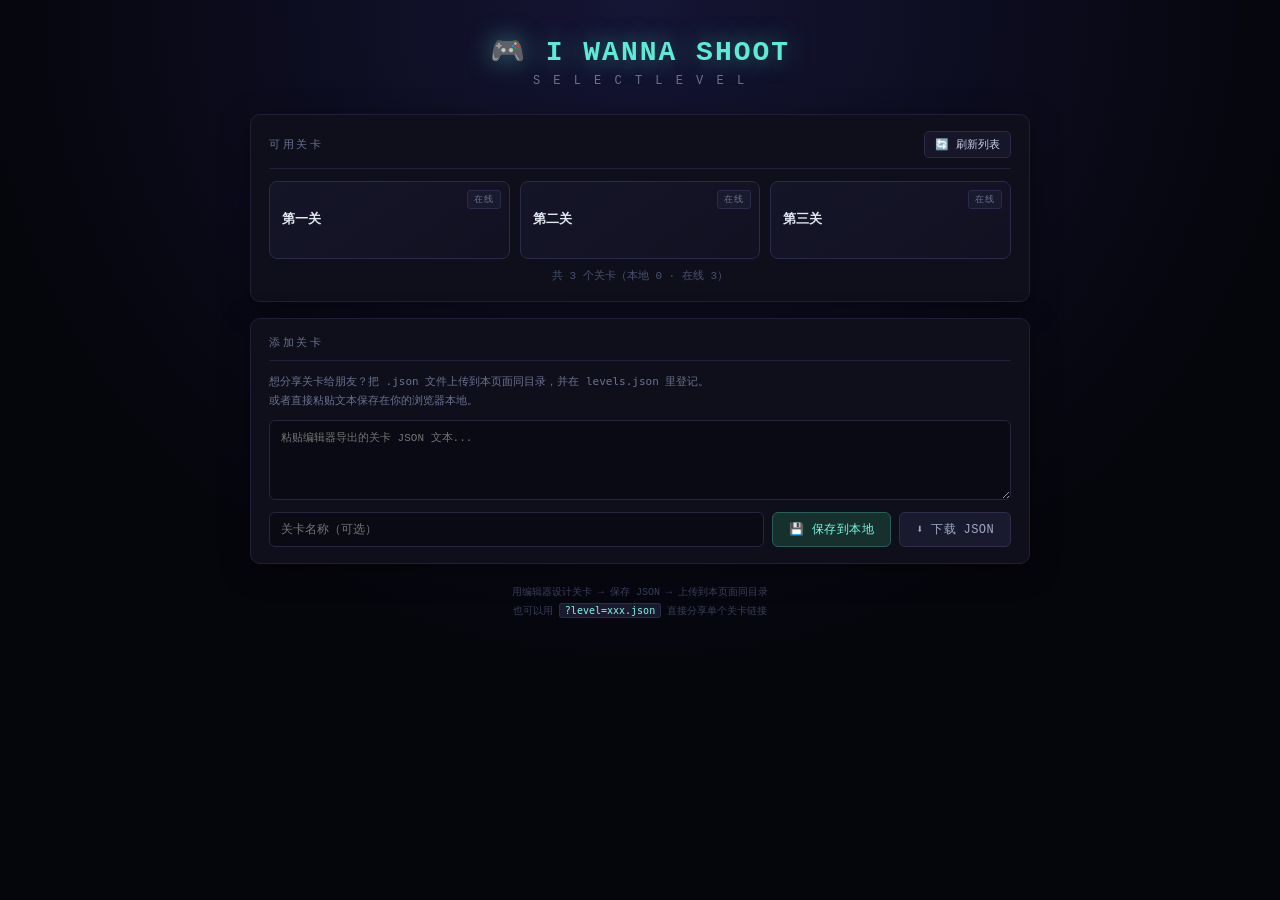
<file: index.html>
<!DOCTYPE html>
<html lang="zh-CN">
<head>
<meta charset="UTF-8">
<meta name="viewport" content="width=device-width, initial-scale=1.0, maximum-scale=1.0, user-scalable=no, viewport-fit=cover">
<meta name="apple-mobile-web-app-capable" content="yes">
<meta name="apple-mobile-web-app-status-bar-style" content="black-translucent">
<meta name="mobile-web-app-capable" content="yes">
<title>I Wanna Shoot · 选关</title>
<link rel="stylesheet" href="css/base.css">
<link rel="stylesheet" href="css/menu.css">
<link rel="stylesheet" href="css/game.css">
</head>
<body>

<div id="menu">
  <div class="menu-inner">
    <header class="menu-head">
      <h1>🎮 I WANNA SHOOT</h1>
      <p class="sub">S E L E C T   L E V E L</p>
    </header>

    <div class="section">
      <div class="sec-head">
        <span class="sec-title">可用关卡</span>
        <button class="btn-sm" id="btn-refresh">🔄 刷新列表</button>
      </div>
      <div id="levels-grid" class="levels-grid"></div>
      <div id="levels-status" class="status"></div>
    </div>

    <div class="section">
      <div class="sec-head">
        <span class="sec-title">添加关卡</span>
      </div>
      <p class="hint-text">
        想分享关卡给朋友？把 <kbd>.json</kbd> 文件上传到本页面同目录，并在 <kbd>levels.json</kbd> 里登记。<br>
        或者直接粘贴文本保存在你的浏览器本地。
      </p>
      <textarea id="paste-box" placeholder="粘贴编辑器导出的关卡 JSON 文本..."></textarea>
      <div class="row">
        <input id="level-name" type="text" placeholder="关卡名称（可选）">
        <button class="btn" id="btn-save-local">💾 保存到本地</button>
        <button class="btn ghost" id="btn-download">⬇ 下载 JSON</button>
      </div>
    </div>

    <footer class="menu-foot">
      用编辑器设计关卡 → 保存 JSON → 上传到本页面同目录<br>
      也可以用 <kbd>?level=xxx.json</kbd> 直接分享单个关卡链接
    </footer>
  </div>
</div>

<div id="wrap">
  <canvas id="game"></canvas>
  <div class="portrait-tip">📱 建议横屏游玩</div>

  <div id="touch-controls">
    <div id="touch-move">
      <div class="touch-btn" id="btn-left">◀</div>
      <div class="touch-btn" id="btn-right">▶</div>
    </div>
    <div class="touch-btn" id="btn-jump">↑</div>
  </div>

  <div id="win-overlay">
    <h2 class="win-title">🏆 YOU WIN!</h2>
    <div class="win-sub">死亡次数: <span id="win-deaths">0</span></div>
    <div class="win-actions">
      <button id="btn-back-menu" class="btn ghost">返回选关</button>
      <button id="btn-next-level" class="btn">下一关 ▶</button>
    </div>
  </div>
</div>
<button id="exit-btn">✕ 退出</button>

<!-- 普通脚本按顺序加载（不用 ES Module，双击打开也能跑） -->
<script src="js/core.js"></script>
<script src="js/weapons.js"></script>
<script src="js/ui/storage.js"></script>
<script src="js/level/normalize.js"></script>
<script src="js/ui/level-list.js"></script>
<script src="js/ui/game-screen.js"></script>
<script src="js/engine/geometry.js"></script>
<script src="js/engine/audio.js"></script>
<script src="js/engine/input.js"></script>
<script src="js/engine/update.js"></script>
<script src="js/engine/draw.js"></script>
<script src="js/engine/engine.js"></script>
<script src="js/main.js"></script>
</body>
</html>
</file>
<file: css/base.css>
/* base.css —— 全局基础样式与通用按钮（选关界面和游戏界面共用） */

  *{margin:0;padding:0;box-sizing:border-box;}
  html,body{height:100%;width:100%;background:#05050c;color:#c8d0e8;
    font-family:'Courier New',Consolas,monospace;font-size:13px;overflow:hidden;
    overscroll-behavior:none;-webkit-tap-highlight-color:transparent;
    touch-action:manipulation;}


  /* ---------- 通用按钮 ---------- */
  .btn{
    background:#16302e;color:#7dfbe1;border:1px solid #2a5f57;
    padding:8px 16px;border-radius:6px;cursor:pointer;font-family:inherit;
    font-size:12px;transition:.13s;letter-spacing:.4px;white-space:nowrap;
  }
  .btn:hover{background:#175c53;border-color:#2a9b88;color:#a7fff0;}
  .btn:active{transform:translateY(1px);}
  .btn.ghost{background:#1a1a2e;color:#a0a8c8;border-color:#2f2f4d;}
  .btn.ghost:hover{background:#252540;color:#fff;}

  ::-webkit-scrollbar{width:8px;height:8px;}
  ::-webkit-scrollbar-track{background:transparent;}
  ::-webkit-scrollbar-thumb{background:#252540;border-radius:4px;}
  ::-webkit-scrollbar-thumb:hover{background:#343460;}
</file>
<file: css/menu.css>
/* menu.css —— 选关界面（关卡列表、添加关卡表单、页脚） */

  /* ============ 选关菜单 ============ */
  #menu{
    position:fixed;inset:0;overflow-y:auto;
    -webkit-overflow-scrolling:touch;
    background:radial-gradient(circle at 50% 0%,#151535,#05050c 60%);
    z-index:100;
  }
  #menu.hidden{display:none;}
  .menu-inner{max-width:820px;margin:0 auto;padding:34px 20px 40px;}

  .menu-head{text-align:center;margin-bottom:26px;}
  .menu-head h1{
    color:#5eead4;font-size:28px;letter-spacing:2px;
    text-shadow:0 0 24px rgba(94,234,212,.5);margin-bottom:6px;
  }
  .menu-head .sub{color:#6a7290;font-size:12px;letter-spacing:3px;}

  .section{
    background:#0f0f1c;border:1px solid #1f1f38;border-radius:10px;
    padding:16px 18px;margin-bottom:16px;
    box-shadow:0 6px 30px rgba(0,0,0,.4);
  }
  .sec-head{
    display:flex;align-items:center;justify-content:space-between;
    margin-bottom:12px;padding-bottom:10px;border-bottom:1px solid #1f1f38;
  }
  .sec-title{color:#6a7290;font-size:11px;letter-spacing:2.5px;text-transform:uppercase;}
  .btn-sm{
    background:#161628;border:1px solid #2a2a4a;color:#c8d0e8;
    padding:5px 10px;border-radius:5px;cursor:pointer;font-family:inherit;
    font-size:11px;transition:.13s;
  }
  .btn-sm:hover{background:#232340;border-color:#3d3d66;color:#fff;}
  .btn-sm:active{transform:scale(.96);}

  .levels-grid{
    display:grid;grid-template-columns:repeat(auto-fill,minmax(200px,1fr));
    gap:10px;min-height:60px;
  }
  .level-card{
    background:linear-gradient(145deg,#151528,#111122);
    border:1px solid #2a2a4a;border-radius:8px;padding:14px 12px;
    cursor:pointer;position:relative;transition:.18s;overflow:hidden;
    min-height:78px;display:flex;flex-direction:column;justify-content:center;
  }
  .level-card::before{
    content:'';position:absolute;inset:0;opacity:0;transition:.18s;
    background:radial-gradient(circle at 50% 50%,rgba(94,234,212,.12),transparent 70%);
  }
  .level-card:hover{border-color:#5eead4;transform:translateY(-2px);box-shadow:0 8px 24px rgba(94,234,212,.18);}
  .level-card:hover::before{opacity:1;}
  .level-card:active{transform:scale(.97);}
  .card-badge{
    position:absolute;top:8px;right:8px;font-size:9px;letter-spacing:1px;
    padding:2px 6px;border-radius:3px;background:#1a1a2e;color:#6a7290;
    border:1px solid #2a2a4a;
  }
  .level-card:hover .card-badge{background:#123a35;color:#7dfbe1;border-color:#1e6b5e;}
  .card-name{color:#e2e8f0;font-size:13px;font-weight:bold;word-break:break-all;padding-right:44px;line-height:1.4;}
  .card-actions{position:absolute;bottom:6px;right:6px;display:flex;gap:4px;}
  .card-del{
    background:rgba(233,69,96,.12);border:1px solid rgba(233,69,96,.35);
    color:#e94560;width:20px;height:20px;border-radius:4px;cursor:pointer;
    font-size:11px;line-height:1;padding:0;transition:.13s;
  }
  .card-del:hover{background:#e94560;color:#fff;border-color:#e94560;}

  .empty-tip{grid-column:1/-1;text-align:center;color:#4a5270;font-size:12px;padding:22px 10px;line-height:1.8;}
  .empty-tip span{font-size:11px;opacity:.75;}
  .status{margin-top:10px;font-size:11px;color:#4a5270;text-align:center;min-height:16px;line-height:1.4;word-break:break-all;}
  .status.error{color:#e94560;}
  .hint-text{color:#6a7290;font-size:11px;line-height:1.7;margin-bottom:10px;}

  textarea{
    width:100%;background:#0a0a14;border:1px solid #26263f;color:#c8d0e8;
    padding:9px 11px;border-radius:6px;font-family:inherit;font-size:11px;
    resize:vertical;min-height:80px;outline:none;line-height:1.5;
    touch-action:auto;-webkit-user-select:text;user-select:text;
  }
  textarea:focus{border-color:#3d3d66;background:#0f0f1e;}
  .row{display:flex;gap:8px;margin-top:8px;align-items:stretch;}
  .row input{
    flex:1;min-width:0;background:#0a0a14;border:1px solid #26263f;color:#c8d0e8;
    padding:8px 11px;border-radius:6px;font-family:inherit;font-size:12px;outline:none;
    touch-action:auto;-webkit-user-select:text;user-select:text;
  }
  .row input:focus{border-color:#3d3d66;background:#0f0f1e;}

  .menu-foot{text-align:center;color:#3a3f58;font-size:10px;margin-top:20px;line-height:1.8;}
  .menu-foot kbd{background:#1a1a2e;color:#7dfbe1;border:1px solid #2a2a4a;padding:1px 5px;border-radius:3px;font-size:10px;}

  /* ---------- 小屏适配（选关界面） ---------- */
  @media (max-width: 600px){
    .menu-inner{ padding:18px 12px 28px; }
    .menu-head{ margin-bottom:18px; }
    .menu-head h1{ font-size:22px; letter-spacing:1px; }
    .menu-head .sub{ font-size:10px; letter-spacing:2px; }
    .section{ padding:12px 12px; border-radius:8px; margin-bottom:12px; }
    .sec-head{ margin-bottom:10px; padding-bottom:8px; }
    .sec-title{ font-size:10px; letter-spacing:2px; }
    .btn-sm{ padding:7px 11px; font-size:12px; }
    .levels-grid{ grid-template-columns:repeat(auto-fill,minmax(140px,1fr)); gap:8px; }
    .level-card{ min-height:68px; padding:11px 10px; border-radius:7px; }
    .card-name{ font-size:12px; padding-right:36px; }
    .card-badge{ font-size:8px; padding:1px 5px; top:6px; right:6px; }
    .card-del{ width:24px; height:24px; font-size:12px; }
    .hint-text{ font-size:10px; line-height:1.6; }
    textarea{ font-size:16px; padding:10px 12px; min-height:70px; }
    .row{ flex-wrap:wrap; gap:6px; }
    .row input{ flex:1 1 100%; font-size:16px; padding:10px 12px; }
    .row .btn{ flex:1 1 calc(50% - 3px); padding:11px 10px; font-size:13px; }
    .menu-foot{ font-size:9px; margin-top:14px; }
  }

  @media (max-width: 380px){
    .menu-head h1{ font-size:19px; }
    .levels-grid{ grid-template-columns:1fr 1fr; }
  }
</file>
<file: css/game.css>
/* game.css —— 游戏界面（画布、触屏按钮、退出按钮、胜利界面） */

  /* ============ 游戏全屏容器 ============ */
  #wrap{
    position:fixed;inset:0;
    background:#000;
    display:none;
    align-items:center;justify-content:center;
    overflow:hidden;
  }
  #wrap.visible{display:flex;}
  #game{
    display:block;
    cursor:crosshair;
    touch-action:none;
    /* 尺寸由 JS 动态计算，保持 16:9 居中 */
  }

  .portrait-tip{
    position:absolute;top:calc(12px + env(safe-area-inset-top,0px));left:50%;transform:translateX(-50%);
    background:rgba(94,234,212,.15);border:1px solid rgba(94,234,212,.45);
    color:#7dfbe1;padding:6px 16px;border-radius:20px;
    font-size:12px;display:none;z-index:20;pointer-events:none;
    white-space:nowrap;
  }
  @media (orientation: portrait){
    #wrap.visible .portrait-tip{ display:block; }
  }

  /* ============ 触屏按钮 ============ */
  #touch-controls{
    display:none;
    position:fixed;inset:0;
    pointer-events:none;
    z-index:30;
  }
  body.is-touch #touch-controls{ display:block; }

  #touch-move{
    position:absolute;
    left:calc(16px + env(safe-area-inset-left,0px));
    bottom:calc(16px + env(safe-area-inset-bottom,0px));
    display:flex;gap:14px;
    pointer-events:none;
  }
  .touch-btn{
    pointer-events:auto;
    width:72px;height:72px;
    border-radius:50%;
    background:rgba(94,234,212,.16);
    border:2px solid rgba(94,234,212,.55);
    color:#fff;
    display:flex;align-items:center;justify-content:center;
    font-size:30px;font-weight:bold;
    user-select:none;-webkit-user-select:none;
    touch-action:none;
    -webkit-tap-highlight-color:transparent;
    transition:background .1s,transform .1s,border-color .1s;
    line-height:1;
  }
  .touch-btn.active{
    background:rgba(94,234,212,.5);
    border-color:rgba(94,234,212,.95);
    transform:scale(.94);
  }
  #btn-jump{
    position:absolute;
    right:calc(16px + env(safe-area-inset-right,0px));
    bottom:calc(16px + env(safe-area-inset-bottom,0px));
    width:82px;height:82px;
    font-size:32px;
    background:rgba(167,139,250,.16);
    border-color:rgba(167,139,250,.55);
  }
  #btn-jump.active{
    background:rgba(167,139,250,.5);
    border-color:rgba(167,139,250,.95);
  }

  /* ============ 退出按钮 ============ */
  #exit-btn{
    position:fixed;
    top:calc(10px + env(safe-area-inset-top,0px));
    right:calc(12px + env(safe-area-inset-right,0px));
    z-index:60;
    background:rgba(20,20,40,.88);color:#c8d0e8;border:1px solid #26263f;
    padding:8px 14px;border-radius:6px;cursor:pointer;font-family:inherit;
    font-size:12px;transition:.13s;display:none;backdrop-filter:blur(4px);
  }
  #exit-btn.visible{display:block;}
  #exit-btn:hover{background:#252540;color:#fff;border-color:#3d3d66;}
  #exit-btn:active{transform:scale(.95);}

  /* ============ 胜利界面 ============ */
  #win-overlay{
    position:absolute;inset:0;z-index:50;display:flex;flex-direction:column;
    align-items:center;justify-content:center;
    background:rgba(5,5,15,.88);backdrop-filter:blur(6px);
    opacity:0;pointer-events:none;transition:opacity .4s;
  }
  #win-overlay.visible{ opacity:1;pointer-events:auto; }
  .win-title{
    font-size:56px;color:#fde047;text-shadow:0 0 30px #fde047;
    margin-bottom:10px;animation: bounceWin 1.5s infinite alternate;
  }
  @keyframes bounceWin { from{transform:translateY(0);} to{transform:translateY(-12px);} }
  .win-sub{ font-size:18px;color:#e2e8f0;margin-bottom:40px; }
  .win-actions{ display:flex;gap:16px; }
  .win-actions .btn{ padding:10px 24px; font-size:14px; }

  /* ---------- 小屏适配（游戏界面） ---------- */
  @media (max-width: 600px){
    .win-title{ font-size:40px; }
    .win-sub{ font-size:15px; margin-bottom:28px; }
    .win-actions{ gap:10px; }
    .win-actions .btn{ padding:11px 18px; font-size:13px; }
    #exit-btn{ padding:8px 12px; font-size:12px; }
  }
</file>
